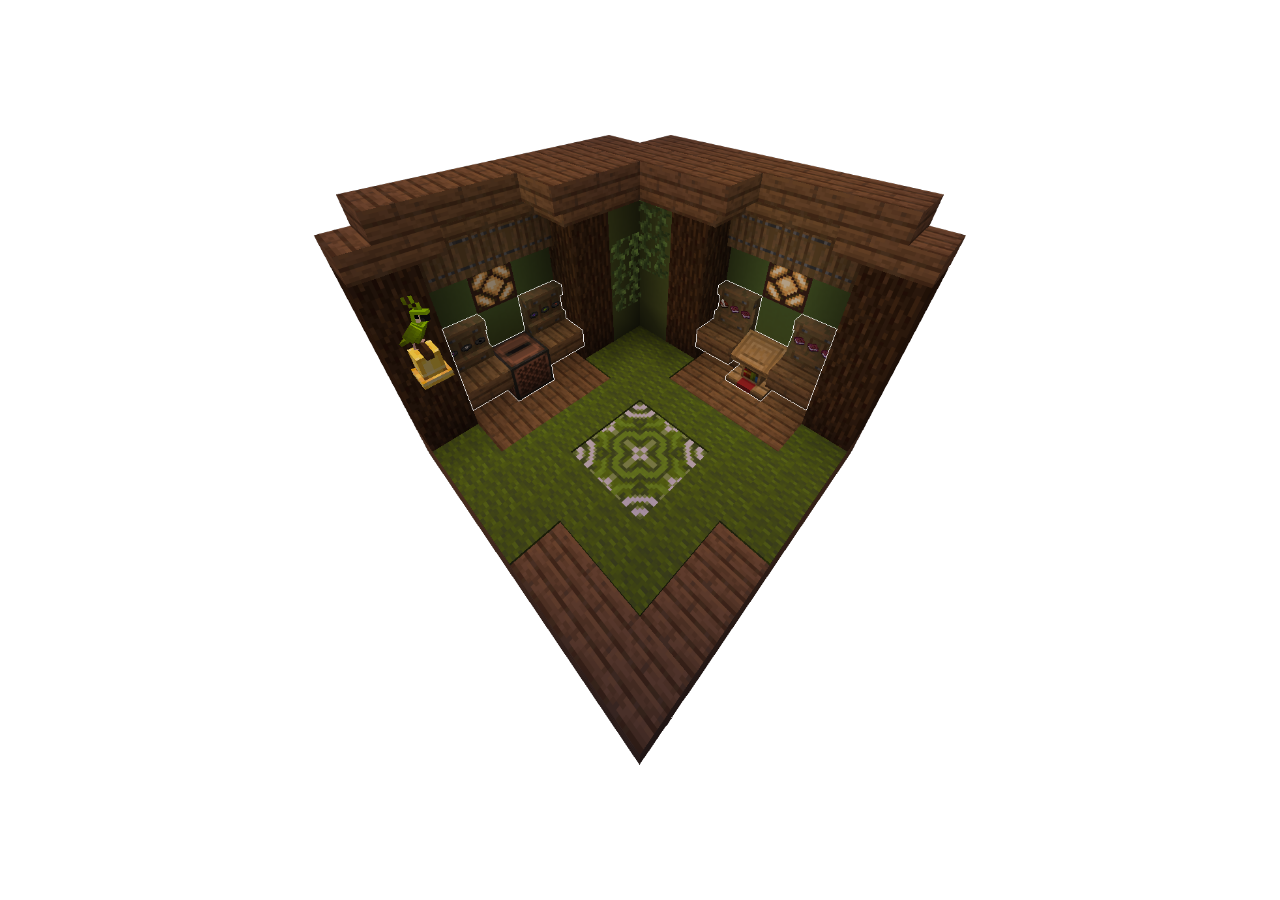
<file: home.html>
<!DOCTYPE html>
<html lang="en">
	<head>
		<meta charset="utf-8">
		<meta name="viewport" content="width=device-width, user-scalable=no, minimum-scale=1.0, maximum-scale=1.0">
		<link type="text/css" rel="stylesheet" href="home.css">
	</head>
	<body>
    <island class="container">
     	<img id="island" src="public/start.png">
	 	<a href="jukebox/jukebox.html"><img class="outline" id="jukebox" src="public/jukeboxOutline.png">
			<span class="tooltip jukeboxTooltip">Listen to some music!</span>
		</a>
		
	 	 <a href="lectern/lectern.html"><img class="outline" id="lectern" src="public/lecternOutline.png">
			<span class="tooltip lecternTooltip">Learn about me!</span>
		</a>
    </island>
	</body>
</html>
</file>
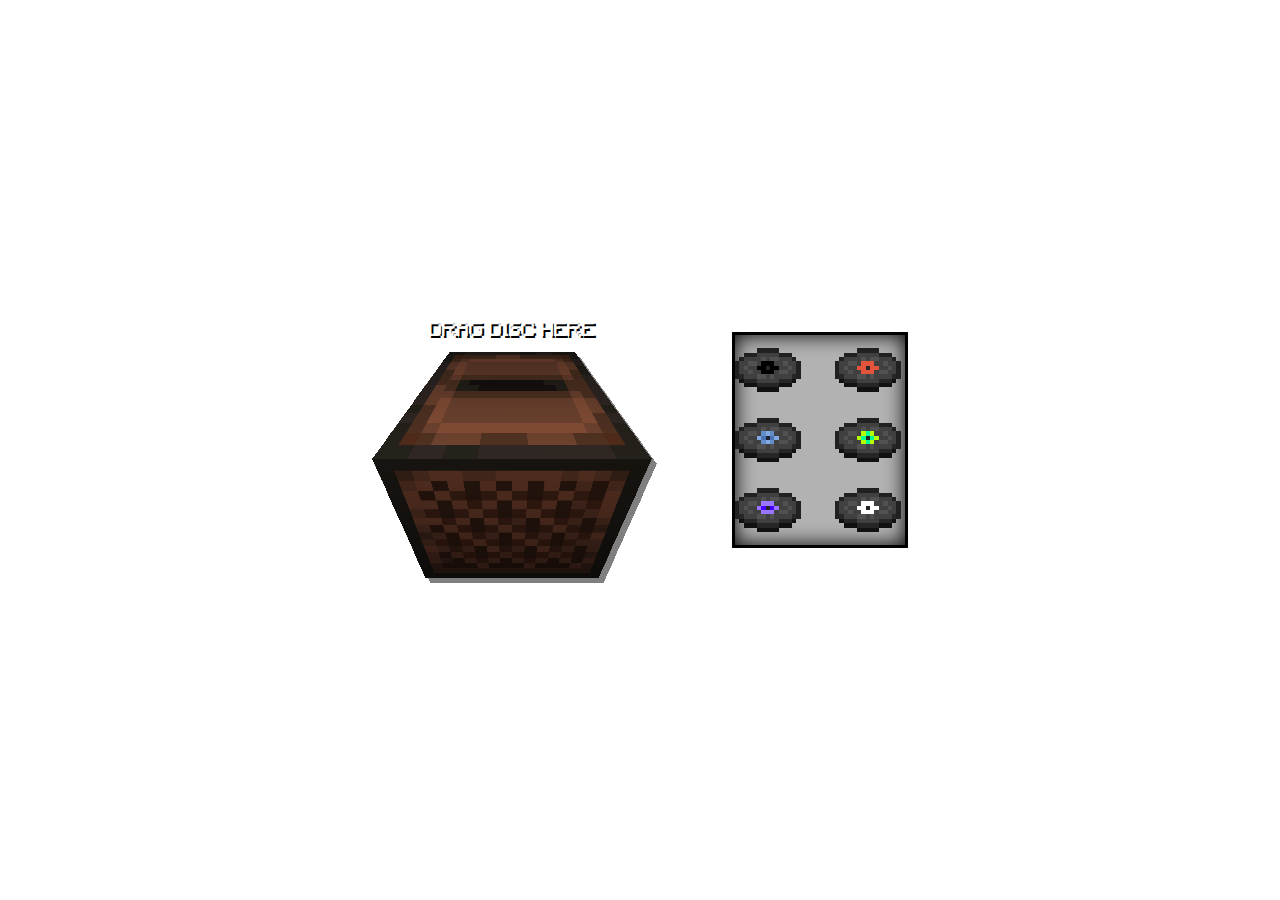
<file: jukebox/jukebox.html>
<!DOCTYPE html>
<html lang="en">
<head>
    <meta charset="UTF-8">
    <meta name="viewport" content="width=device-width, initial-scale=1.0, maximum-scale=1.0, user-scalable=no">
    <link rel="stylesheet" href="./jukebox.css">
</head>
<body class="jukebox-page">

    <div class="jukebox-layout">
        <div class="jukebox-container">
            <p class="instruction-text">Drag disc here</p>
            <img src="./public/jukebox.png" id="jukebox-target" alt="Jukebox">
        </div>

        <div class="disc-grid">
            <div class="disc-wrapper">
                <span class="disc-tooltip">Stal</span>
                <img src="./public/disc_black.png" class="disc" draggable="true" data-src="stal.mp3" data-name="C418 - Stal">
            </div>
            <div class="disc-wrapper">
                <span class="disc-tooltip">For The King</span>
                <img src="./public/disc_red.png" class="disc" draggable="true" data-src="for-the-king.mp3" data-name="Deadlock - For The King">
            </div>
            <div class="disc-wrapper">
                <span class="disc-tooltip">clavar la espada</span>
                <img src="./public/disc_blue.png" class="disc" draggable="true" data-src="clavar-la-espada.mp3" data-name="Shiro Sagisu - clavar la espada">
            </div>
            <div class="disc-wrapper">
                <span class="disc-tooltip">Dedede´s Royal Payback</span>
                <img src="./public/disc_green.png" class="disc" draggable="true" data-src="dededes-royal-payback.mp3" data-name="Kirby Triple Deluxe - Dedede´s Royal Payback">
            </div>
            <div class="disc-wrapper">
                <span class="disc-tooltip">Beverly Chills</span>
                <img src="./public/disc_purple.png" class="disc" draggable="true" data-src="beverly-chills.mp3" data-name="Lethal League Blaze - Beverly Chills">
            </div>
            <div class="disc-wrapper">
                <span class="disc-tooltip">Comet Observatory 2</span>
                <img src="./public/disc_white.png" class="disc" draggable="true" data-src="comet-observatory2.mp3" data-name="Super Mario Galaxy - Comet Observatory 2">
            </div>
        </div>
    </div>

    <script src="jukebox.js"></script>
</body>
</html>
</file>
<file: home.css>
:root {
    --mctext:rgb(55,55,55);
    --mcgen:rgb(191,191,191);
    --mcbox:rgb(128,128,128);
}
@font-face {
    font-family: Minecraft;
    src: url(./public/Minecraft.ttf)
}
body{
    padding: 0;
    margin: 0;
    font-family: Minecraft;
    color: var(--mctext);
}
#container {
    position: absolute;
    width: 100vw;
    height: 100vh;
}

#background {
    display: block;
    position: absolute;
    left: 0;
    top: 0;
    z-index: -1;
    pointer-events: none;
    border: none;
}
.container {
    position: fixed;
    aspect-ratio: 1000 / 966; 
    width: min(95vw, calc(70vh * (1000 / 966)));
    max-height: 90vh;
    left: 50%;
    top: 50%;
    transform: translate(-50%, -50%);
    display: block;
    container-type: size;
}

#island {
    position: absolute;
    width: 100%;
    height: 100%;
    top: 0;
    left: 0;
    object-fit: fill;
    z-index: 1;
}

#jukebox {
    clip-path: polygon(18.82% 30.32%, 26.24% 27.45%, 27.57% 32.53%, 31.6% 30.67%, 30.5% 25.05%, 36.87% 22.06%, 38.84% 23.06%, 39.16% 27.82%, 42.14% 30.39%, 42.35% 33.69%, 37.44% 36.8%, 37.6% 39.22%, 31.21% 43.33%, 29.47% 41.17%, 24.18% 44.57%)
}
#lectern {
    clip-path: polygon(58.14% 30.17%, 60.99% 28.19%, 61.52% 23.47%, 63.44% 22.15%, 69.88% 24.99%, 68.64% 29.88%, 72.38% 31.81%, 74.27% 27.13%, 81.76% 30.37%, 76.11% 44.78%, 70.58% 41.38%, 68.99% 43.16%, 61.79% 38.64%, 62.95% 37.22%, 57.63% 34.17%)
}

.outline {
    margin: 0;
    padding: 0;
    position: absolute;
    z-index: 2;
    width: 100%;
    height: 100%;
    top: 0;
    left: 0;
    object-fit: fill; 
}
.outline:hover{
    filter: drop-shadow(0 1px 0 rgb(255, 255, 255)) drop-shadow(0 -1px 0 rgb(255, 255, 255)) drop-shadow(1px 0 0 rgb(255, 255, 255)) drop-shadow(-1px 0 0 rgb(255, 255, 255));
}

.tooltip {
    color: var(--mctext);
    opacity: 0;
    position: absolute;
    background-color: var(--mcgen);
    pointer-events: none;
    border: 3px solid white;
    white-space: nowrap;
    z-index: 3;
    font-size: 1.5cqi; 
    padding: 0.5em;
}
.jukeboxTooltip {
    top: 36%;
    left: 28%;
    rotate: 325deg;
}
.lecternTooltip {
    top: 36%;
    right: 30%;
    rotate: 35deg;
}
.outline:hover~.tooltip {
    opacity: 1;
}
</file>
<file: jukebox/jukebox.css>
:root {
    --mc-font: 'Minecraft', sans-serif;
    --mc-text: #303030;
    --mc-btn-bg: #c6c6c6;
    --mc-tooltip-bg: #100010;
    --mc-tooltip-border: #3f0858;
}

@font-face {
    font-family: 'Minecraft';
    src: url('../public/Minecraft.ttf');
}

/* Base Layout */
body {
    margin: 0;
    height: 100vh;
    height: 100svh;
    width: 100vw;
    font-family: var(--mc-font);
    overflow: hidden;
    display: flex;
    flex-direction: column;
    align-items: center;
    justify-content: flex-end; /* Stack elements at bottom */
    padding-bottom: 20px;
    box-sizing: border-box;
    user-select: none; /* Prevents text selection while dragging */
}

/* --- Jukebox Page Layout --- */
.jukebox-page {
    justify-content: center; /* Center vertically */
    flex-direction: row;     /* Default to row for desktop */
}

.jukebox-layout {
    display: flex;
    align-items: center;
    justify-content: center;
    gap: 80px; /* Space between jukebox and discs */
    width: 80%;
    max-width: 1000px;
}

/* Left Side: Jukebox */
.jukebox-container {
    display: flex;
    flex-direction: column;
    align-items: center;
    position: relative;
}

#jukebox-target {
    width: 280px; /* Large Jukebox */
    image-rendering: pixelated;
    filter: drop-shadow(5px 5px 0px rgba(0,0,0,0.5));
}

.instruction-text {
    color: #fff;
    font-family: 'Minecraft', sans-serif;
    text-shadow: 2px 2px 0 #000;
    margin-bottom: 10px;
    font-size: 1.2rem;
    text-transform: uppercase;
}

/* Right Side: Disc Grid */
.disc-grid {
    display: grid;
    grid-template-columns: repeat(2, 1fr); /* 2 Columns */
    grid-template-rows: repeat(3, 1fr);    /* 3 Rows */
    gap: 30px;
    row-gap: 0px;
    background: rgba(0, 0, 0, 0.3); /* Subtle shelf backing */
    padding: 0px;
    border: 3px solid #000;
    box-shadow: inset 0 0 20px #000;
}

.disc-wrapper {
    position: relative;
    display: flex;
    justify-content: center;
    transition: transform 0.1s;
}

.disc-wrapper:hover {
    transform: scale(1.1);
}

.disc {
    width: 70px;
    height: 70px;
    cursor: grab;
    image-rendering: pixelated;
}

/* Reuse Tooltip Style */
.disc-tooltip {
    visibility: hidden;
    background-color: #100010;
    color: #55FFFF; /* Cyan for discs */
    padding: 5px 8px;
    border: 2px solid #3f0858;
    position: absolute;
    bottom: 80%;
    left: 50%;
    transform: translateX(-50%);
    white-space: nowrap;
    font-size: 12px;
    z-index: 20;
    pointer-events: none;
    text-shadow: 1px 1px 0 #000;
}
.disc-wrapper:hover .disc-tooltip { visibility: visible; }

/* --- Responsive Layout for Mobile --- */
@media (max-width: 768px) {
    .jukebox-layout {
        flex-direction: column;
        gap: 30px;
        width: 95%;
    }
    .jukebox-container { order: 1; } /* Jukebox on top */
    .disc-grid { order: 2; margin-bottom: 80px; } /* Discs below, space for player */

}
</file>
